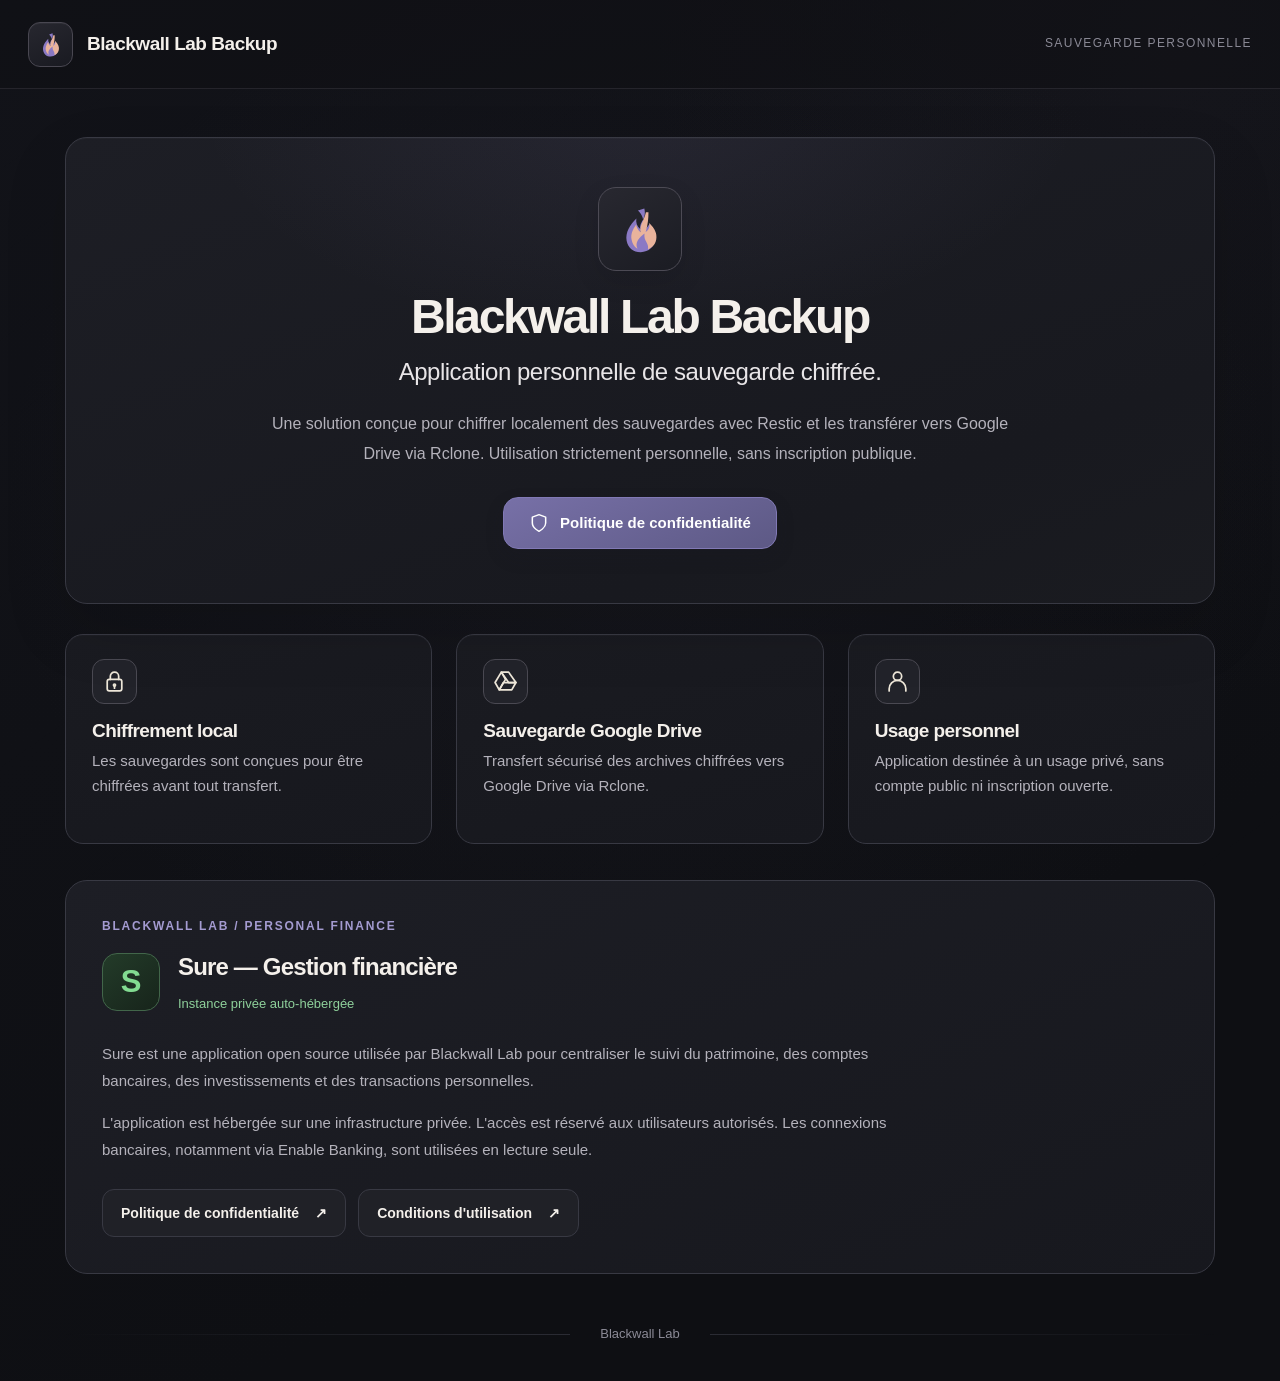
<file: index.html>
<!doctype html>
<html lang="fr">
<head>
  <meta charset="utf-8">
  <meta name="viewport" content="width=device-width, initial-scale=1">
  <meta name="color-scheme" content="dark">
  <meta name="theme-color" content="#101115">
  <meta name="description" content="Blackwall Lab Backup : application personnelle de sauvegarde chiffree avec Restic, Rclone et Google Drive.">
  <title>Blackwall Lab Backup</title>
  <link rel="stylesheet" href="styles.css">
</head>
<body>
  <header class="site-header">
    <div class="header-inner">
      <a class="brand" href="./" aria-label="Blackwall Lab Backup, accueil">
        <span class="brand-mark" aria-hidden="true">
          <svg viewBox="0 0 32 32" fill="none" xmlns="http://www.w3.org/2000/svg">
            <path d="M18.4 2.8c1.6 7.3-3.4 7.9-2.4 13.1-2.2-1.7-3-4.2-2.6-6.8C9.3 13.1 6.4 18 7.3 23c.8 4.5 4.2 7.2 8.8 7.2 5.2 0 8.8-3.5 8.8-8.2 0-4.4-2.7-7.4-3-9.8-2 2.9-3.9 5.1-6.1 6.2 1.6-5.7 3.9-9-1.4-14.4Z" fill="#8A79C4"/>
            <path d="M19.4 5.1c-1.3 5.7-3.9 7.6-3.4 12.6-1.6-1.3-2.6-3.1-2.7-4.8-2.3 3.2-3.5 6.3-2.9 9.4.4 2.5 1.5 4.5 3.7 5.8-1.9-4.3 1.4-7.2 4.4-9.6-.6 5 2.9 5.7 2.2 9.9 3.8-1.3 5.8-4.9 5.2-9.1-.3-2.8-2.6-5.6-4.4-7.4.4 3.1-.4 4.2-2.3 5.8 1.5-5 1.8-8.8 1.8-12.6Z" fill="#E9B39C"/>
          </svg>
        </span>
        <span>Blackwall Lab Backup</span>
      </a>
      <span class="header-note">Sauvegarde personnelle</span>
    </div>
  </header>

  <main class="page">
    <section class="hero" aria-labelledby="main-title">
      <div class="hero-icon" aria-hidden="true">
        <svg viewBox="0 0 32 32" fill="none" xmlns="http://www.w3.org/2000/svg">
          <path d="M18.4 2.8c1.6 7.3-3.4 7.9-2.4 13.1-2.2-1.7-3-4.2-2.6-6.8C9.3 13.1 6.4 18 7.3 23c.8 4.5 4.2 7.2 8.8 7.2 5.2 0 8.8-3.5 8.8-8.2 0-4.4-2.7-7.4-3-9.8-2 2.9-3.9 5.1-6.1 6.2 1.6-5.7 3.9-9-1.4-14.4Z" fill="#8A79C4"/>
          <path d="M19.4 5.1c-1.3 5.7-3.9 7.6-3.4 12.6-1.6-1.3-2.6-3.1-2.7-4.8-2.3 3.2-3.5 6.3-2.9 9.4.4 2.5 1.5 4.5 3.7 5.8-1.9-4.3 1.4-7.2 4.4-9.6-.6 5 2.9 5.7 2.2 9.9 3.8-1.3 5.8-4.9 5.2-9.1-.3-2.8-2.6-5.6-4.4-7.4.4 3.1-.4 4.2-2.3 5.8 1.5-5 1.8-8.8 1.8-12.6Z" fill="#E9B39C"/>
        </svg>
      </div>
      <h1 id="main-title">Blackwall Lab Backup</h1>
      <p class="lead">Application personnelle de sauvegarde chiffr&eacute;e.</p>
      <p class="description">
        <span class="sentence">Une solution con&ccedil;ue pour chiffrer localement des sauvegardes avec Restic</span>
        <span class="sentence">et les transf&eacute;rer vers Google Drive via Rclone.</span>
        <span class="sentence">Utilisation strictement personnelle, sans inscription publique.</span>
      </p>
      <div class="hero-actions">
        <a class="primary-link" href="privacy.html">
          <svg viewBox="0 0 24 24" fill="none" stroke="currentColor" stroke-width="1.8" stroke-linecap="round" stroke-linejoin="round" aria-hidden="true"><path d="M12 22s8-4 8-10V5l-8-3-8 3v7c0 6 8 10 8 10Z"/></svg>
          Politique de confidentialit&eacute;
        </a>
      </div>
    </section>

    <section class="features" aria-label="Principes de l'application">
      <article class="feature">
        <div class="feature-icon" aria-hidden="true">
          <svg viewBox="0 0 24 24" fill="none" stroke="currentColor" stroke-width="1.65" stroke-linecap="round" stroke-linejoin="round"><rect x="5" y="10" width="14" height="11" rx="2"/><path d="M8 10V7a4 4 0 0 1 8 0v3"/><circle cx="12" cy="15.4" r="1"/><path d="M12 16.4v2"/></svg>
        </div>
        <h2>Chiffrement local</h2>
        <p>Les sauvegardes sont con&ccedil;ues pour &ecirc;tre chiffr&eacute;es avant tout transfert.</p>
      </article>
      <article class="feature">
        <div class="feature-icon" aria-hidden="true">
          <svg viewBox="0 0 24 24" fill="none" stroke="currentColor" stroke-width="1.65" stroke-linecap="round" stroke-linejoin="round"><path d="m8 3-6 10 4 7 6-10-4-7Z"/><path d="M8 3h7l7 10h-7L8 3Z"/><path d="M6 20h12l4-7H10l-4 7Z"/></svg>
        </div>
        <h2>Sauvegarde Google Drive</h2>
        <p>Transfert s&eacute;curis&eacute; des archives chiffr&eacute;es vers Google Drive via Rclone.</p>
      </article>
      <article class="feature">
        <div class="feature-icon" aria-hidden="true">
          <svg viewBox="0 0 24 24" fill="none" stroke="currentColor" stroke-width="1.65" stroke-linecap="round" stroke-linejoin="round"><circle cx="12" cy="7" r="4"/><path d="M4 21v-2a8 8 0 0 1 16 0v2"/></svg>
        </div>
        <h2>Usage personnel</h2>
        <p>Application destin&eacute;e &agrave; un usage priv&eacute;, sans compte public ni inscription ouverte.</p>
      </article>
    </section>

<!-- BLACKWALL LAB - SURE -->
<section class="related-service" aria-labelledby="sure-title">
  <p class="eyebrow">BLACKWALL LAB / PERSONAL FINANCE</p>

  <div class="related-service-header">
    <div class="related-service-icon" aria-hidden="true">S</div>
    <div>
      <h2 id="sure-title">Sure — Gestion financière</h2>
      <span class="service-status">Instance privée auto-hébergée</span>
    </div>
  </div>

  <p>
    Sure est une application open source utilisée par Blackwall Lab
    pour centraliser le suivi du patrimoine, des comptes bancaires,
    des investissements et des transactions personnelles.
  </p>

  <p>
    L'application est hébergée sur une infrastructure privée.
    L'accès est réservé aux utilisateurs autorisés.
    Les connexions bancaires, notamment via Enable Banking,
    sont utilisées en lecture seule.
  </p>

  <div class="related-service-links">
    <a href="sure/privacy.html">
      Politique de confidentialité
      <span aria-hidden="true">↗</span>
    </a>

    <a href="sure/terms.html">
      Conditions d'utilisation
      <span aria-hidden="true">↗</span>
    </a>
  </div>
</section>
<!-- END SURE -->

    
  </main>

  <footer class="site-footer"><span>Blackwall Lab</span></footer>
</body>
</html>
</file>
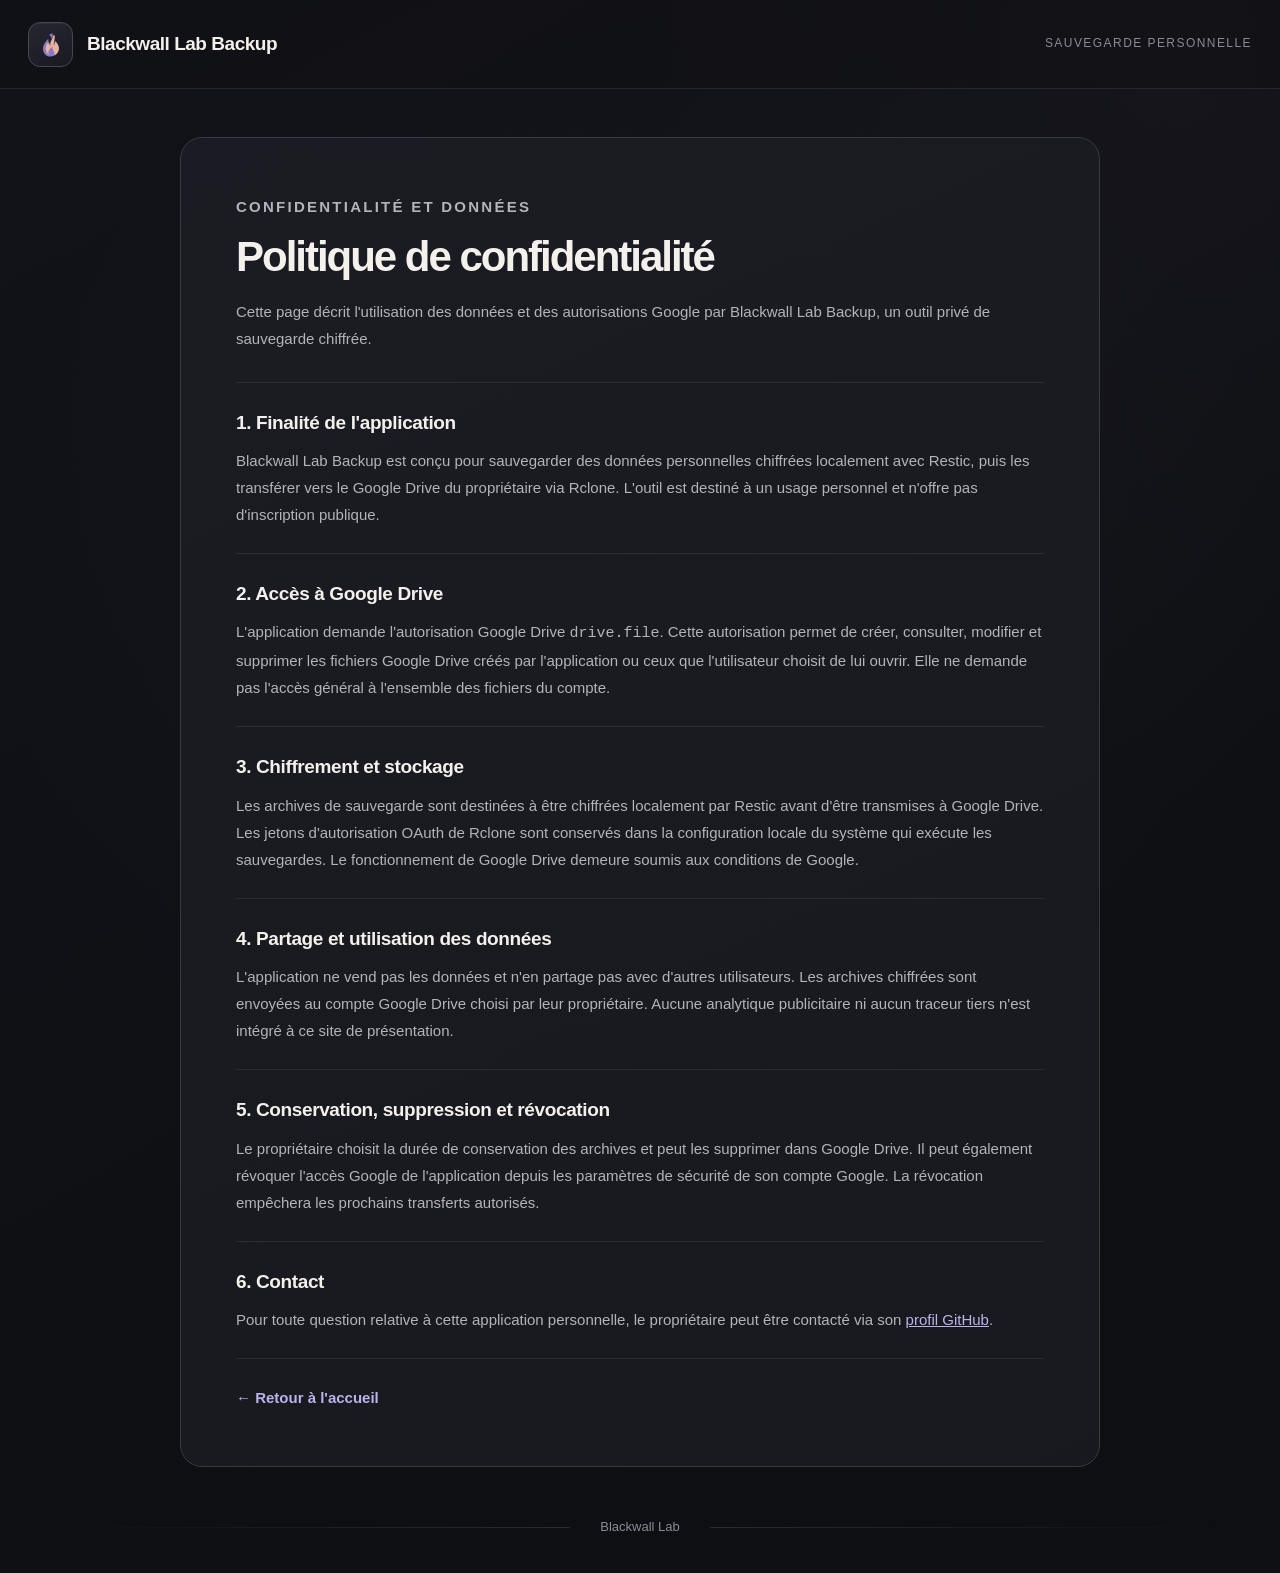
<file: privacy.html>
<!doctype html>
<html lang="fr">
<head>
  <meta charset="utf-8">
  <meta name="viewport" content="width=device-width, initial-scale=1">
  <meta name="color-scheme" content="dark">
  <meta name="theme-color" content="#101115">
  <meta name="description" content="Politique de confidentialite de l'application personnelle Blackwall Lab Backup.">
  <title>Politique de confidentialit&eacute; | Blackwall Lab Backup</title>
  <link rel="stylesheet" href="styles.css">
</head>
<body>
  <header class="site-header">
    <div class="header-inner">
      <a class="brand" href="./" aria-label="Blackwall Lab Backup, accueil">
        <span class="brand-mark" aria-hidden="true">
          <svg viewBox="0 0 32 32" fill="none" xmlns="http://www.w3.org/2000/svg">
            <path d="M18.4 2.8c1.6 7.3-3.4 7.9-2.4 13.1-2.2-1.7-3-4.2-2.6-6.8C9.3 13.1 6.4 18 7.3 23c.8 4.5 4.2 7.2 8.8 7.2 5.2 0 8.8-3.5 8.8-8.2 0-4.4-2.7-7.4-3-9.8-2 2.9-3.9 5.1-6.1 6.2 1.6-5.7 3.9-9-1.4-14.4Z" fill="#8A79C4"/>
            <path d="M19.4 5.1c-1.3 5.7-3.9 7.6-3.4 12.6-1.6-1.3-2.6-3.1-2.7-4.8-2.3 3.2-3.5 6.3-2.9 9.4.4 2.5 1.5 4.5 3.7 5.8-1.9-4.3 1.4-7.2 4.4-9.6-.6 5 2.9 5.7 2.2 9.9 3.8-1.3 5.8-4.9 5.2-9.1-.3-2.8-2.6-5.6-4.4-7.4.4 3.1-.4 4.2-2.3 5.8 1.5-5 1.8-8.8 1.8-12.6Z" fill="#E9B39C"/>
          </svg>
        </span>
        <span>Blackwall Lab Backup</span>
      </a>
      <span class="header-note">Sauvegarde personnelle</span>
    </div>
  </header>

  <main class="policy-shell">
    <article class="policy-card">
      <p class="eyebrow">Confidentialit&eacute; et donn&eacute;es</p>
      <h1>Politique de confidentialit&eacute;</h1>
      <p class="policy-intro">Cette page d&eacute;crit l'utilisation des donn&eacute;es et des autorisations Google par Blackwall Lab Backup, un outil priv&eacute; de sauvegarde chiffr&eacute;e.</p>

      <section>
        <h2>1. Finalit&eacute; de l'application</h2>
        <p>Blackwall Lab Backup est con&ccedil;u pour sauvegarder des donn&eacute;es personnelles chiffr&eacute;es localement avec Restic, puis les transf&eacute;rer vers le Google Drive du propri&eacute;taire via Rclone. L'outil est destin&eacute; &agrave; un usage personnel et n'offre pas d'inscription publique.</p>
      </section>
      <section>
        <h2>2. Acc&egrave;s &agrave; Google Drive</h2>
        <p>L'application demande l'autorisation Google Drive <code>drive.file</code>. Cette autorisation permet de cr&eacute;er, consulter, modifier et supprimer les fichiers Google Drive cr&eacute;&eacute;s par l'application ou ceux que l'utilisateur choisit de lui ouvrir. Elle ne demande pas l'acc&egrave;s g&eacute;n&eacute;ral &agrave; l'ensemble des fichiers du compte.</p>
      </section>
      <section>
        <h2>3. Chiffrement et stockage</h2>
        <p>Les archives de sauvegarde sont destin&eacute;es &agrave; &ecirc;tre chiffr&eacute;es localement par Restic avant d'&ecirc;tre transmises &agrave; Google Drive. Les jetons d'autorisation OAuth de Rclone sont conserv&eacute;s dans la configuration locale du syst&egrave;me qui ex&eacute;cute les sauvegardes. Le fonctionnement de Google Drive demeure soumis aux conditions de Google.</p>
      </section>
      <section>
        <h2>4. Partage et utilisation des donn&eacute;es</h2>
        <p>L'application ne vend pas les donn&eacute;es et n'en partage pas avec d'autres utilisateurs. Les archives chiffr&eacute;es sont envoy&eacute;es au compte Google Drive choisi par leur propri&eacute;taire. Aucune analytique publicitaire ni aucun traceur tiers n'est int&eacute;gr&eacute; &agrave; ce site de pr&eacute;sentation.</p>
      </section>
      <section>
        <h2>5. Conservation, suppression et r&eacute;vocation</h2>
        <p>Le propri&eacute;taire choisit la dur&eacute;e de conservation des archives et peut les supprimer dans Google Drive. Il peut &eacute;galement r&eacute;voquer l'acc&egrave;s Google de l'application depuis les param&egrave;tres de s&eacute;curit&eacute; de son compte Google. La r&eacute;vocation emp&ecirc;chera les prochains transferts autoris&eacute;s.</p>
      </section>
      <section>
        <h2>6. Contact</h2>
        <p>Pour toute question relative &agrave; cette application personnelle, le propri&eacute;taire peut &ecirc;tre contact&eacute; via son <a href="https://github.com/Zelest" rel="noopener noreferrer">profil GitHub</a>.</p>
      </section>
      <section>
        <p><a class="back-link" href="./">&larr; Retour &agrave; l'accueil</a></p>
      </section>
    </article>
  </main>

  <footer class="site-footer"><span>Blackwall Lab</span></footer>
</body>
</html>
</file>
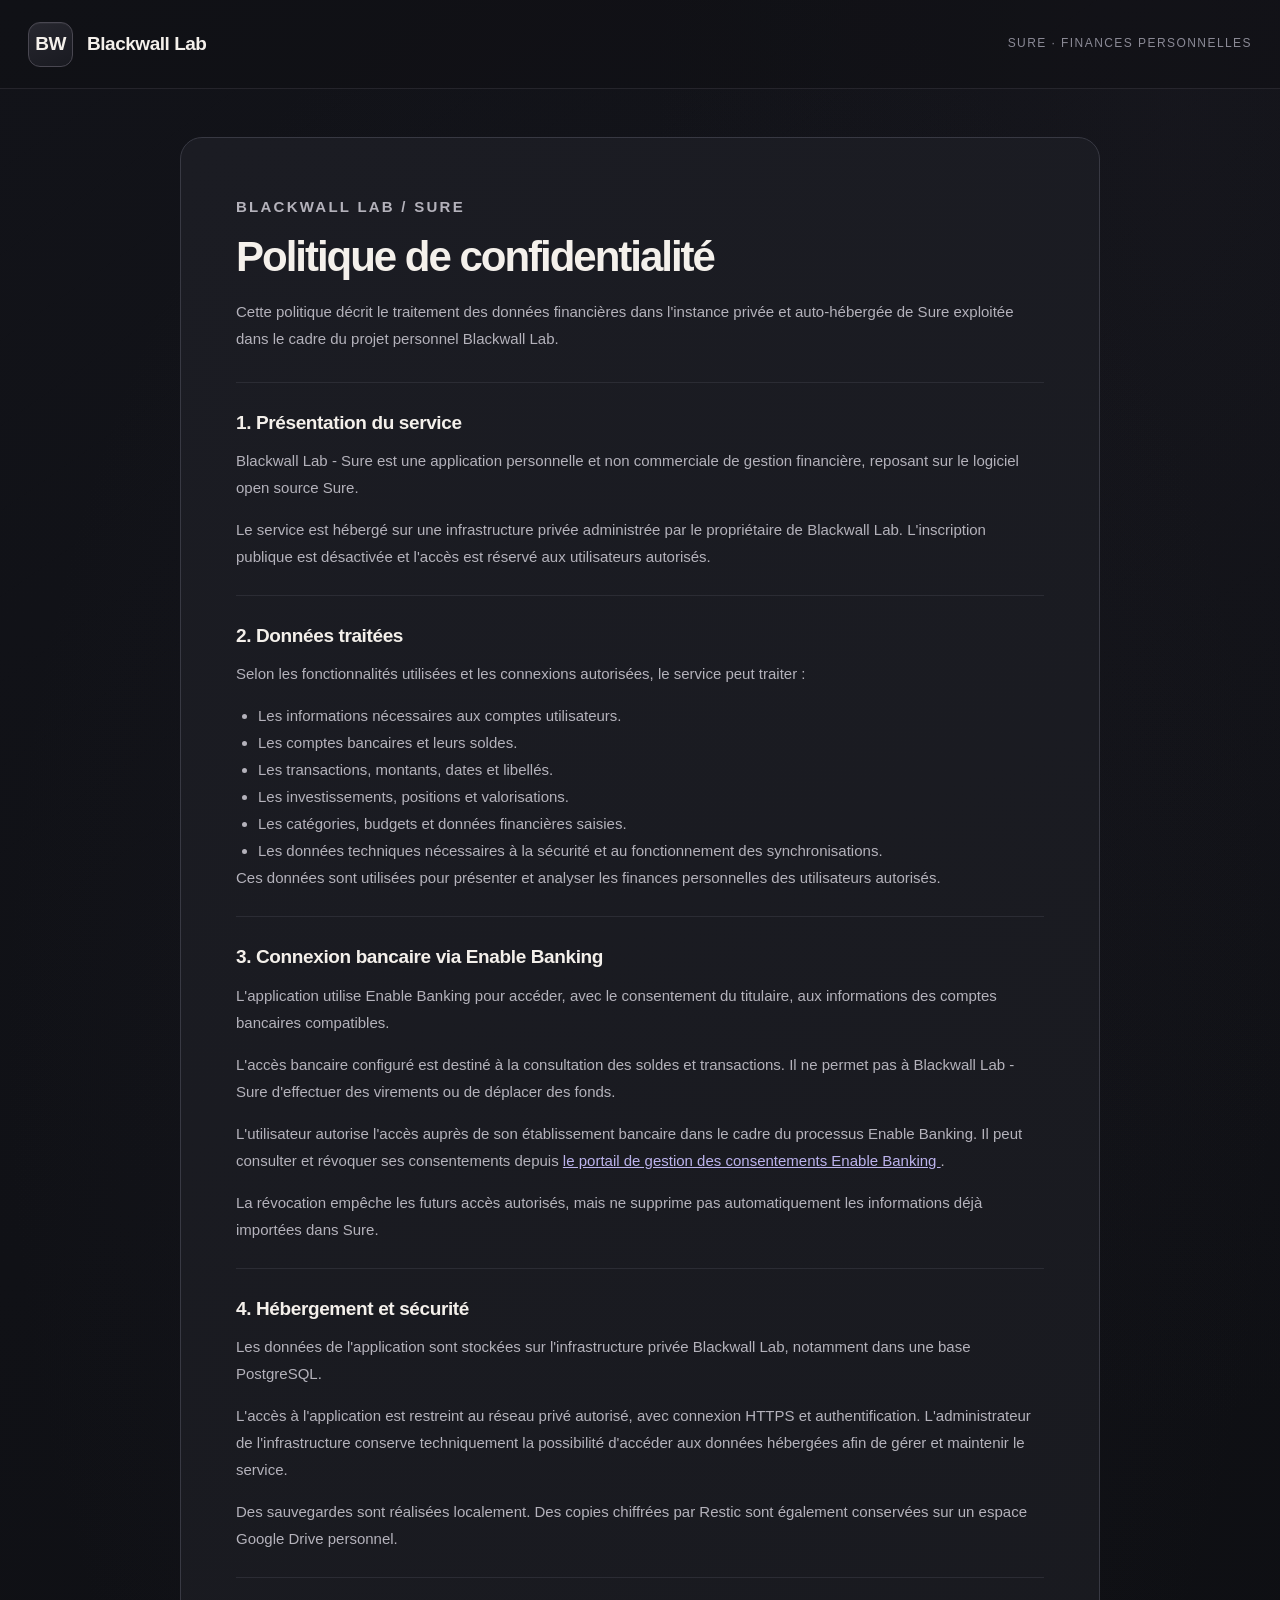
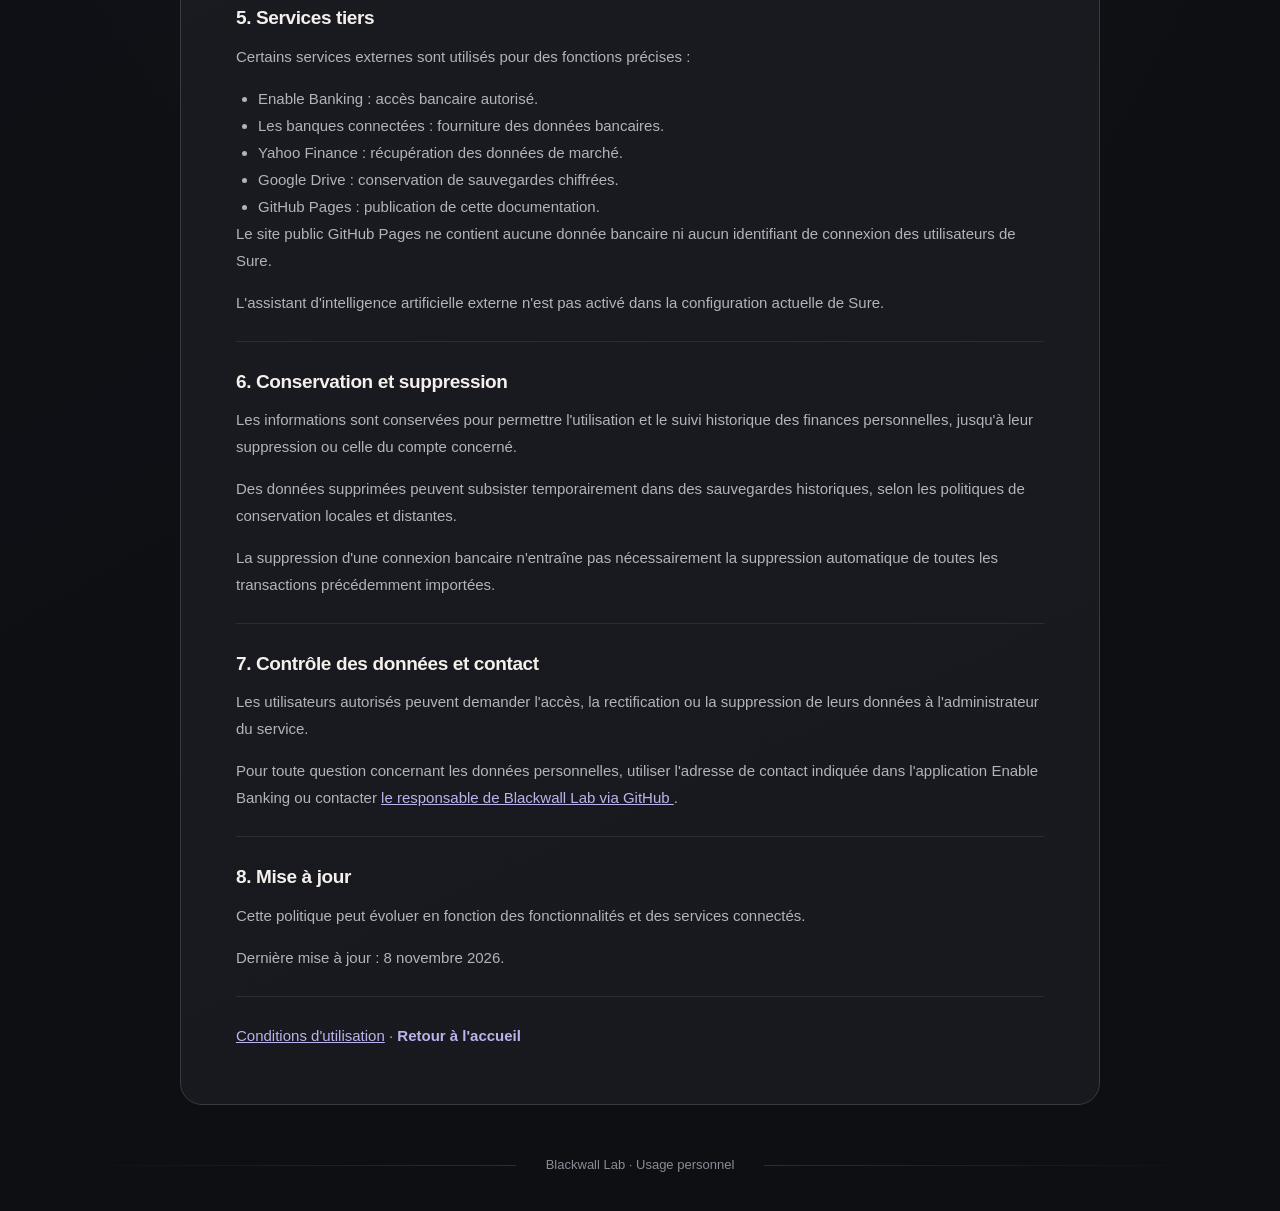
<file: sure/privacy.html>
<!DOCTYPE html>
<html lang="fr">
<head>
  <meta charset="UTF-8">
  <meta name="viewport" content="width=device-width, initial-scale=1">
  <meta name="color-scheme" content="dark">
  <meta name="theme-color" content="#101115">
  <meta name="description" content="Politique de confidentialité de Blackwall Lab - Sure.">
  <title>Confidentialité | Blackwall Lab - Sure</title>
  <link rel="stylesheet" href="../styles.css">
</head>

<body>
  <header class="site-header">
    <div class="header-inner">
      <a class="brand" href="../">
        <span class="brand-mark" aria-hidden="true">BW</span>
        <span>Blackwall Lab</span>
      </a>
      <span class="header-note">Sure · Finances personnelles</span>
    </div>
  </header>

  <main class="policy-shell">
    <article class="policy-card">
      <p class="eyebrow">Blackwall Lab / Sure</p>
      <h1>Politique de confidentialité</h1>
      <p class="policy-intro">
        Cette politique décrit le traitement des données financières
        dans l'instance privée et auto-hébergée de Sure exploitée
        dans le cadre du projet personnel Blackwall Lab.
      </p>

      <section>
        <h2>1. Présentation du service</h2>
        <p>
          Blackwall Lab - Sure est une application personnelle
          et non commerciale de gestion financière, reposant sur
          le logiciel open source Sure.
        </p>
        <p>
          Le service est hébergé sur une infrastructure privée
          administrée par le propriétaire de Blackwall Lab.
          L'inscription publique est désactivée et l'accès
          est réservé aux utilisateurs autorisés.
        </p>
      </section>

      <section>
        <h2>2. Données traitées</h2>
        <p>
          Selon les fonctionnalités utilisées et les connexions
          autorisées, le service peut traiter :
        </p>
        <ul>
          <li>Les informations nécessaires aux comptes utilisateurs.</li>
          <li>Les comptes bancaires et leurs soldes.</li>
          <li>Les transactions, montants, dates et libellés.</li>
          <li>Les investissements, positions et valorisations.</li>
          <li>Les catégories, budgets et données financières saisies.</li>
          <li>Les données techniques nécessaires à la sécurité et
              au fonctionnement des synchronisations.</li>
        </ul>
        <p>
          Ces données sont utilisées pour présenter et analyser
          les finances personnelles des utilisateurs autorisés.
        </p>
      </section>

      <section>
        <h2>3. Connexion bancaire via Enable Banking</h2>
        <p>
          L'application utilise Enable Banking pour accéder,
          avec le consentement du titulaire, aux informations
          des comptes bancaires compatibles.
        </p>
        <p>
          L'accès bancaire configuré est destiné à la consultation
          des soldes et transactions. Il ne permet pas à
          Blackwall Lab - Sure d'effectuer des virements
          ou de déplacer des fonds.
        </p>
        <p>
          L'utilisateur autorise l'accès auprès de son établissement
          bancaire dans le cadre du processus Enable Banking.
          Il peut consulter et révoquer ses consentements depuis
          <a href="https://enablebanking.com/data-sharing-consents/">
            le portail de gestion des consentements Enable Banking
          </a>.
        </p>
        <p>
          La révocation empêche les futurs accès autorisés,
          mais ne supprime pas automatiquement les informations
          déjà importées dans Sure.
        </p>
      </section>

      <section>
        <h2>4. Hébergement et sécurité</h2>
        <p>
          Les données de l'application sont stockées sur
          l'infrastructure privée Blackwall Lab, notamment
          dans une base PostgreSQL.
        </p>
        <p>
          L'accès à l'application est restreint au réseau privé
          autorisé, avec connexion HTTPS et authentification.
          L'administrateur de l'infrastructure conserve
          techniquement la possibilité d'accéder aux données
          hébergées afin de gérer et maintenir le service.
        </p>
        <p>
          Des sauvegardes sont réalisées localement.
          Des copies chiffrées par Restic sont également
          conservées sur un espace Google Drive personnel.
        </p>
      </section>

      <section>
        <h2>5. Services tiers</h2>
        <p>
          Certains services externes sont utilisés pour des
          fonctions précises :
        </p>
        <ul>
          <li>Enable Banking : accès bancaire autorisé.</li>
          <li>Les banques connectées : fourniture des données bancaires.</li>
          <li>Yahoo Finance : récupération des données de marché.</li>
          <li>Google Drive : conservation de sauvegardes chiffrées.</li>
          <li>GitHub Pages : publication de cette documentation.</li>
        </ul>
        <p>
          Le site public GitHub Pages ne contient aucune donnée
          bancaire ni aucun identifiant de connexion des utilisateurs
          de Sure.
        </p>
        <p>
          L'assistant d'intelligence artificielle externe n'est
          pas activé dans la configuration actuelle de Sure.
        </p>
      </section>

      <section>
        <h2>6. Conservation et suppression</h2>
        <p>
          Les informations sont conservées pour permettre
          l'utilisation et le suivi historique des finances
          personnelles, jusqu'à leur suppression ou celle
          du compte concerné.
        </p>
        <p>
          Des données supprimées peuvent subsister temporairement
          dans des sauvegardes historiques, selon les politiques
          de conservation locales et distantes.
        </p>
        <p>
          La suppression d'une connexion bancaire n'entraîne
          pas nécessairement la suppression automatique
          de toutes les transactions précédemment importées.
        </p>
      </section>

      <section>
        <h2>7. Contrôle des données et contact</h2>
        <p>
          Les utilisateurs autorisés peuvent demander
          l'accès, la rectification ou la suppression
          de leurs données à l'administrateur du service.
        </p>
        <p>
          Pour toute question concernant les données personnelles,
          utiliser l'adresse de contact indiquée dans
          l'application Enable Banking ou contacter
          <a href="https://github.com/Zelest">
            le responsable de Blackwall Lab via GitHub
          </a>.
        </p>
      </section>

      <section>
        <h2>8. Mise à jour</h2>
        <p>
          Cette politique peut évoluer en fonction des
          fonctionnalités et des services connectés.
        </p>
        <p>Dernière mise à jour : 8 novembre 2026.</p>
      </section>

      <section>
        <p>
          <a href="terms.html">Conditions d'utilisation</a>
          ·
          <a class="back-link" href="../">Retour à l'accueil</a>
        </p>
      </section>
    </article>
  </main>

  <footer class="site-footer">Blackwall Lab · Usage personnel</footer>
</body>
</html>
</file>
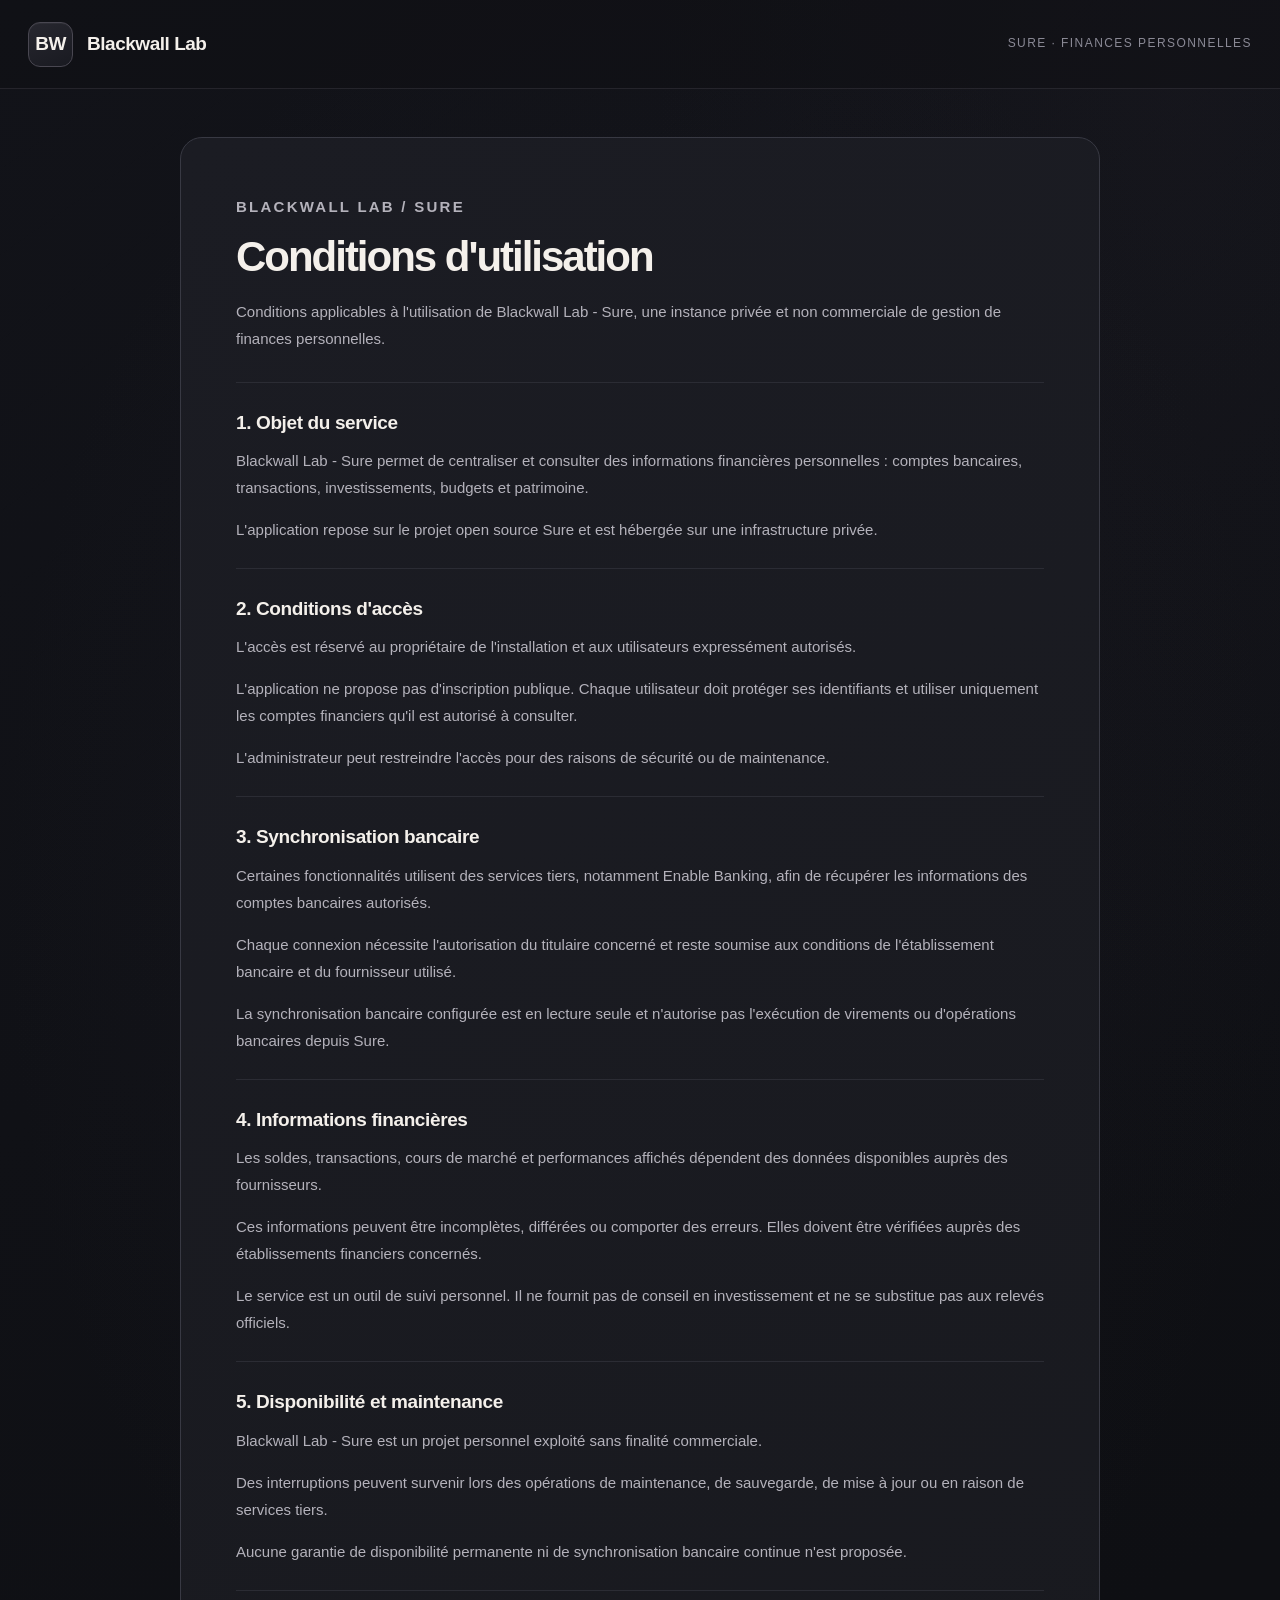
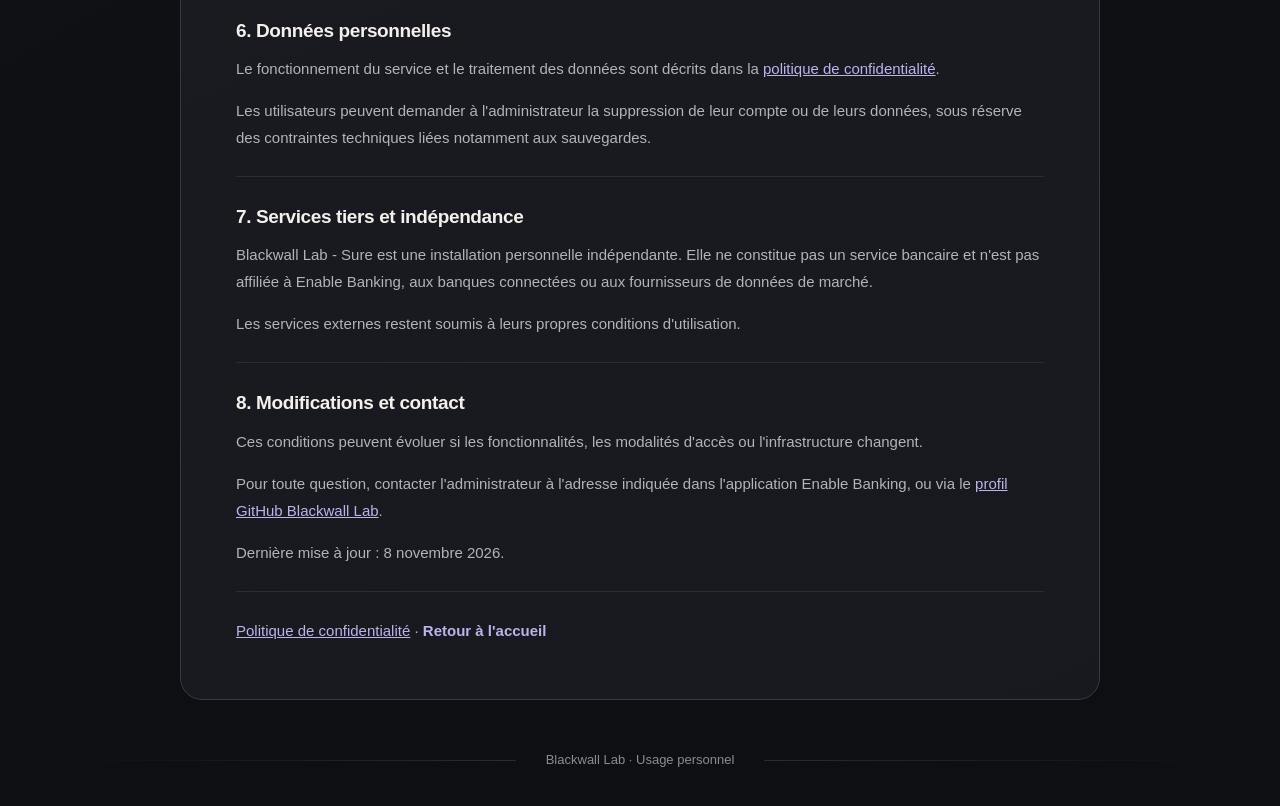
<file: sure/terms.html>
<!DOCTYPE html>
<html lang="fr">
<head>
  <meta charset="UTF-8">
  <meta name="viewport" content="width=device-width, initial-scale=1">
  <meta name="color-scheme" content="dark">
  <meta name="theme-color" content="#101115">
  <meta name="description" content="Conditions d'utilisation de Blackwall Lab - Sure.">
  <title>Conditions d'utilisation | Blackwall Lab - Sure</title>
  <link rel="stylesheet" href="../styles.css">
</head>

<body>
  <header class="site-header">
    <div class="header-inner">
      <a class="brand" href="../">
        <span class="brand-mark" aria-hidden="true">BW</span>
        <span>Blackwall Lab</span>
      </a>
      <span class="header-note">Sure · Finances personnelles</span>
    </div>
  </header>

  <main class="policy-shell">
    <article class="policy-card">
      <p class="eyebrow">Blackwall Lab / Sure</p>
      <h1>Conditions d'utilisation</h1>
      <p class="policy-intro">
        Conditions applicables à l'utilisation de
        Blackwall Lab - Sure, une instance privée et
        non commerciale de gestion de finances personnelles.
      </p>

      <section>
        <h2>1. Objet du service</h2>
        <p>
          Blackwall Lab - Sure permet de centraliser
          et consulter des informations financières personnelles :
          comptes bancaires, transactions, investissements,
          budgets et patrimoine.
        </p>
        <p>
          L'application repose sur le projet open source Sure
          et est hébergée sur une infrastructure privée.
        </p>
      </section>

      <section>
        <h2>2. Conditions d'accès</h2>
        <p>
          L'accès est réservé au propriétaire de
          l'installation et aux utilisateurs expressément autorisés.
        </p>
        <p>
          L'application ne propose pas d'inscription publique.
          Chaque utilisateur doit protéger ses identifiants
          et utiliser uniquement les comptes financiers
          qu'il est autorisé à consulter.
        </p>
        <p>
          L'administrateur peut restreindre l'accès pour
          des raisons de sécurité ou de maintenance.
        </p>
      </section>

      <section>
        <h2>3. Synchronisation bancaire</h2>
        <p>
          Certaines fonctionnalités utilisent des services
          tiers, notamment Enable Banking, afin de récupérer
          les informations des comptes bancaires autorisés.
        </p>
        <p>
          Chaque connexion nécessite l'autorisation du
          titulaire concerné et reste soumise aux conditions
          de l'établissement bancaire et du fournisseur utilisé.
        </p>
        <p>
          La synchronisation bancaire configurée est en lecture
          seule et n'autorise pas l'exécution de virements
          ou d'opérations bancaires depuis Sure.
        </p>
      </section>

      <section>
        <h2>4. Informations financières</h2>
        <p>
          Les soldes, transactions, cours de marché et
          performances affichés dépendent des données
          disponibles auprès des fournisseurs.
        </p>
        <p>
          Ces informations peuvent être incomplètes,
          différées ou comporter des erreurs.
          Elles doivent être vérifiées auprès des
          établissements financiers concernés.
        </p>
        <p>
          Le service est un outil de suivi personnel.
          Il ne fournit pas de conseil en investissement
          et ne se substitue pas aux relevés officiels.
        </p>
      </section>

      <section>
        <h2>5. Disponibilité et maintenance</h2>
        <p>
          Blackwall Lab - Sure est un projet personnel
          exploité sans finalité commerciale.
        </p>
        <p>
          Des interruptions peuvent survenir lors
          des opérations de maintenance, de sauvegarde,
          de mise à jour ou en raison de services tiers.
        </p>
        <p>
          Aucune garantie de disponibilité permanente
          ni de synchronisation bancaire continue n'est proposée.
        </p>
      </section>

      <section>
        <h2>6. Données personnelles</h2>
        <p>
          Le fonctionnement du service et le traitement
          des données sont décrits dans la
          <a href="privacy.html">politique de confidentialité</a>.
        </p>
        <p>
          Les utilisateurs peuvent demander à l'administrateur
          la suppression de leur compte ou de leurs données,
          sous réserve des contraintes techniques liées
          notamment aux sauvegardes.
        </p>
      </section>

      <section>
        <h2>7. Services tiers et indépendance</h2>
        <p>
          Blackwall Lab - Sure est une installation personnelle
          indépendante. Elle ne constitue pas un service bancaire
          et n'est pas affiliée à Enable Banking, aux banques
          connectées ou aux fournisseurs de données de marché.
        </p>
        <p>
          Les services externes restent soumis à leurs
          propres conditions d'utilisation.
        </p>
      </section>

      <section>
        <h2>8. Modifications et contact</h2>
        <p>
          Ces conditions peuvent évoluer si les fonctionnalités,
          les modalités d'accès ou l'infrastructure changent.
        </p>
        <p>
          Pour toute question, contacter l'administrateur
          à l'adresse indiquée dans l'application Enable Banking,
          ou via le
          <a href="https://github.com/Zelest">profil GitHub Blackwall Lab</a>.
        </p>
        <p>Dernière mise à jour : 8 novembre 2026.</p>
      </section>

      <section>
        <p>
          <a href="privacy.html">Politique de confidentialité</a>
          ·
          <a class="back-link" href="../">Retour à l'accueil</a>
        </p>
      </section>
    </article>
  </main>

  <footer class="site-footer">Blackwall Lab · Usage personnel</footer>
</body>
</html>
</file>
<file: styles.css>
:root {
  color-scheme: dark;
  --bg: #101115;
  --surface: #1a1b21;
  --surface-alt: #202127;
  --border: #383943;
  --border-soft: #2b2c34;
  --text: #f4f0eb;
  --muted: #b4b2bb;
  --subtle: #8b8a96;
  --accent: #7871ad;
  --accent-soft: #a49bd1;
  --focus: #b6a9ef;
  --content: 1150px;
}

* { box-sizing: border-box; }
html { scroll-behavior: smooth; }
body {
  margin: 0;
  min-height: 100vh;
  color: var(--text);
  background:
    radial-gradient(ellipse 64% 52% at 50% 37%, rgba(53, 51, 67, .15), transparent 78%),
    radial-gradient(ellipse 52% 60% at 92% 4%, rgba(66, 60, 77, .10), transparent 79%),
    linear-gradient(150deg, #121319, #0e0f13 72%);
  font: 400 16px/1.6 -apple-system, BlinkMacSystemFont, "Segoe UI", Inter, Roboto, Arial, sans-serif;
  -webkit-font-smoothing: antialiased;
}
body::before {
  content: "";
  position: fixed;
  inset: 0;
  pointer-events: none;
  z-index: -1;
  opacity: .29;
  background-image: repeating-linear-gradient(145deg, transparent 0, transparent 68px, rgba(255,255,255,.012) 69px, transparent 70px);
}
a { color: inherit; }
a:focus-visible { outline: 3px solid var(--focus); outline-offset: 4px; border-radius: 5px; }
.site-header {
  border-bottom: 1px solid rgba(206, 203, 219, .11);
  background: rgba(15, 16, 20, .47);
}
.header-inner {
  width: min(calc(100% - 56px), 1260px);
  min-height: 88px;
  margin-inline: auto;
  display: flex;
  align-items: center;
  justify-content: space-between;
  gap: 20px;
}
.brand { display: inline-flex; align-items: center; gap: 14px; text-decoration: none; font-size: 19px; font-weight: 670; letter-spacing: -.025em; }
.brand-mark {
  flex: 0 0 auto;
  width: 45px;
  height: 45px;
  border: 1px solid #494751;
  border-radius: 12px;
  background: linear-gradient(155deg, #27272f, #191a21);
  display: grid;
  place-items: center;
  box-shadow: inset 0 1px rgba(255,255,255,.045);
}
.brand-mark svg { width: 27px; height: 27px; }
.header-note { color: var(--subtle); font-size: 12px; letter-spacing: .12em; text-transform: uppercase; }
.page { width: min(calc(100% - 48px), var(--content)); margin: 48px auto 0; }
.hero {
  position: relative;
  isolation: isolate;
  overflow: hidden;
  min-height: 440px;
  padding: 49px 35px 54px;
  border: 1px solid var(--border);
  border-radius: 22px;
  background: linear-gradient(160deg, #1d1e25 0%, #18191f 74%, #1a1b20 100%);
  box-shadow: 0 26px 65px rgba(0,0,0,.12), inset 0 1px 0 rgba(255,255,255,.025);
  display: flex;
  flex-direction: column;
  align-items: center;
  justify-content: center;
  text-align: center;
}
.hero::before {
  content: ""; position: absolute; z-index: -1;
  inset: -60% 10% auto; height: 105%;
  border-radius: 50%;
  background: radial-gradient(ellipse, rgba(126,117,165,.11), transparent 68%);
}
.hero-icon {
  width: 84px; height: 84px;
  display: grid; place-items: center;
  border: 1px solid #4c4a54;
  border-radius: 18px;
  background: linear-gradient(150deg, #282830, #1b1c23);
  box-shadow: 0 10px 27px rgba(0,0,0,.10);
  margin-bottom: 18px;
}
.hero-icon svg { width: 51px; height: 51px; }
h1, h2, h3, p { margin-top: 0; }
h1 { margin-bottom: 7px; font-size: clamp(32px, 4vw, 48px); font-weight: 710; line-height: 1.18; letter-spacing: -.048em; }
.lead { margin-bottom: 18px; color: #e8e5e7; font-size: clamp(18px, 2.4vw, 24px); font-weight: 390; letter-spacing: -.02em; }
.description { max-width: 770px; margin-bottom: 0; color: var(--muted); font-size: 16px; line-height: 1.9; }
.hero-actions { margin-top: 27px; display: flex; justify-content: center; }
.primary-link {
  display: inline-flex; align-items: center; justify-content: center; gap: 11px;
  min-height: 52px; padding: 12px 25px;
  border: 1px solid #8179b5; border-radius: 15px;
  background: linear-gradient(155deg, #7770a7, #5d5985);
  color: #fff; text-decoration: none; font-weight: 600; font-size: 15px;
  box-shadow: 0 8px 18px rgba(25,24,37,.20);
  transition: border-color .2s, transform .2s, background-color .2s;
}
.primary-link:hover { transform: translateY(-2px); border-color: #b2a9e3; background: #7770a7; }
.primary-link svg { width: 20px; height: 20px; }
.features { display: grid; grid-template-columns: repeat(3, minmax(0,1fr)); gap: 24px; margin-top: 30px; }
.feature {
  min-height: 210px; padding: 24px 26px;
  border: 1px solid var(--border); border-radius: 18px;
  background: linear-gradient(165deg, #1a1b21, #17181e);
  box-shadow: inset 0 1px rgba(255,255,255,.02);
}
.feature-icon {
  width: 45px; height: 45px;
  border: 1px solid #4a4952; border-radius: 12px;
  background: #22232a; display: grid; place-items: center;
  margin-bottom: 14px; color: #eee7d9;
}
.feature-icon svg { width: 25px; height: 25px; }
.feature h2 { margin-bottom: 6px; font-size: 19px; line-height: 1.35; letter-spacing: -.03em; font-weight: 680; }
.feature p { margin-bottom: 0; color: var(--muted); font-size: 15px; line-height: 1.65; }
.site-footer { width: min(calc(100% - 48px), var(--content)); margin: 50px auto 36px; display: flex; align-items: center; justify-content: center; gap: 30px; color: var(--subtle); font-size: 13px; }
.site-footer::before, .site-footer::after { content: ""; height: 1px; flex: 1; background: linear-gradient(to right, transparent, var(--border-soft)); }
.site-footer::after { background: linear-gradient(to left, transparent, var(--border-soft)); }

/* Privacy policy */
.policy-shell { width: min(calc(100% - 48px), 920px); margin: 48px auto 0; }
.policy-card { border: 1px solid var(--border); border-radius: 22px; padding: clamp(25px, 5vw, 55px); background: linear-gradient(155deg, #1b1c23, #18191e); }
.eyebrow { margin-bottom: 12px; color: var(--accent-soft); font-size: 12px; font-weight: 700; text-transform: uppercase; letter-spacing: .15em; }
.policy-card h1 { font-size: clamp(30px, 4vw, 42px); margin-bottom: 16px; }
.policy-intro { font-size: 17px; color: var(--muted); margin-bottom: 30px; }
.policy-card section { padding: 25px 0 0; margin-top: 25px; border-top: 1px solid var(--border-soft); }
.policy-card h2 { font-size: 19px; margin-bottom: 9px; letter-spacing: -.02em; }
.policy-card p, .policy-card li { color: var(--muted); font-size: 15px; line-height: 1.8; }
.policy-card ul { margin: 8px 0 0; padding-left: 22px; }
.policy-card p:last-child { margin-bottom: 0; }
.back-link { color: #bcb3ed; text-decoration: none; font-weight: 600; }
.back-link:hover { text-decoration: underline; }
.policy-card a:not(.back-link) { color: #bcb3ed; }

@media (max-width: 800px) {
  .page { margin-top: 26px; }
  .features { grid-template-columns: 1fr; gap: 15px; }
  .feature { min-height: auto; }
  .header-note { display: none; }
}
@media (max-width: 540px) {
  .header-inner { width: min(calc(100% - 32px), 1260px); min-height: 76px; }
  .brand { font-size: 16px; gap: 10px; }
  .brand-mark { width: 40px; height: 40px; }
  .page, .policy-shell, .site-footer { width: min(calc(100% - 28px), var(--content)); }
  .hero { padding: 36px 19px 39px; min-height: 440px; border-radius: 18px; }
  .hero-icon { width: 70px; height: 70px; margin-bottom: 21px; }
  .hero-icon svg { width: 42px; height: 42px; }
  .description { font-size: 14px; line-height: 1.75; }
  .description .sentence { display: block; }
  .primary-link { width: 100%; }
  .hero-actions { width: 100%; }
  .features { margin-top: 18px; }
  .feature { padding: 20px; border-radius: 16px; }
  .site-footer { margin: 35px auto 28px; gap: 14px; }
  .policy-shell { margin-top: 25px; }
  .policy-card { border-radius: 18px; }
}
@media (prefers-reduced-motion: reduce) {
  html { scroll-behavior: auto; }
  .primary-link { transition: none; }
}

/* ==========================================
   BLACKWALL LAB - SURE SERVICE
   ========================================== */

.related-service {
  margin-top: 36px;
  padding: 36px;
  border: 1px solid var(--border);
  border-radius: 22px;
  background: linear-gradient(155deg, #1d1e25, #17181e);
}

.related-service-header {
  display: flex;
  align-items: center;
  gap: 18px;
  margin-bottom: 24px;
}

.related-service-icon {
  width: 58px;
  height: 58px;
  flex-shrink: 0;
  display: grid;
  place-items: center;
  border-radius: 15px;
  background: linear-gradient(140deg, #233b29, #17241b);
  border: 1px solid #42664a;
  color: #82db91;
  font-size: 31px;
  font-weight: 800;
}

.related-service h2 {
  margin-bottom: 4px;
  font-size: 24px;
  letter-spacing: -.035em;
}

.service-status {
  color: #8fd19b;
  font-size: 13px;
}

.related-service > p:not(.eyebrow) {
  max-width: 820px;
  color: var(--muted);
  font-size: 15px;
  line-height: 1.8;
}

.related-service-links {
  display: flex;
  flex-wrap: wrap;
  gap: 12px;
  margin-top: 26px;
}

.related-service-links a {
  display: inline-flex;
  align-items: center;
  justify-content: space-between;
  gap: 16px;
  padding: 12px 18px;
  border: 1px solid var(--border);
  border-radius: 12px;
  color: var(--text);
  background: var(--surface-alt);
  text-decoration: none;
  font-size: 14px;
  font-weight: 600;
  transition: border-color .2s, transform .2s;
}

.related-service-links a:hover {
  border-color: var(--accent-soft);
  transform: translateY(-2px);
}

@media (max-width: 540px) {
  .related-service {
    padding: 24px 20px;
  }

  .related-service-header {
    align-items: flex-start;
  }

  .related-service h2 {
    font-size: 20px;
  }

  .related-service-links {
    flex-direction: column;
  }

  .related-service-links a {
    width: 100%;
  }
}
</file>
